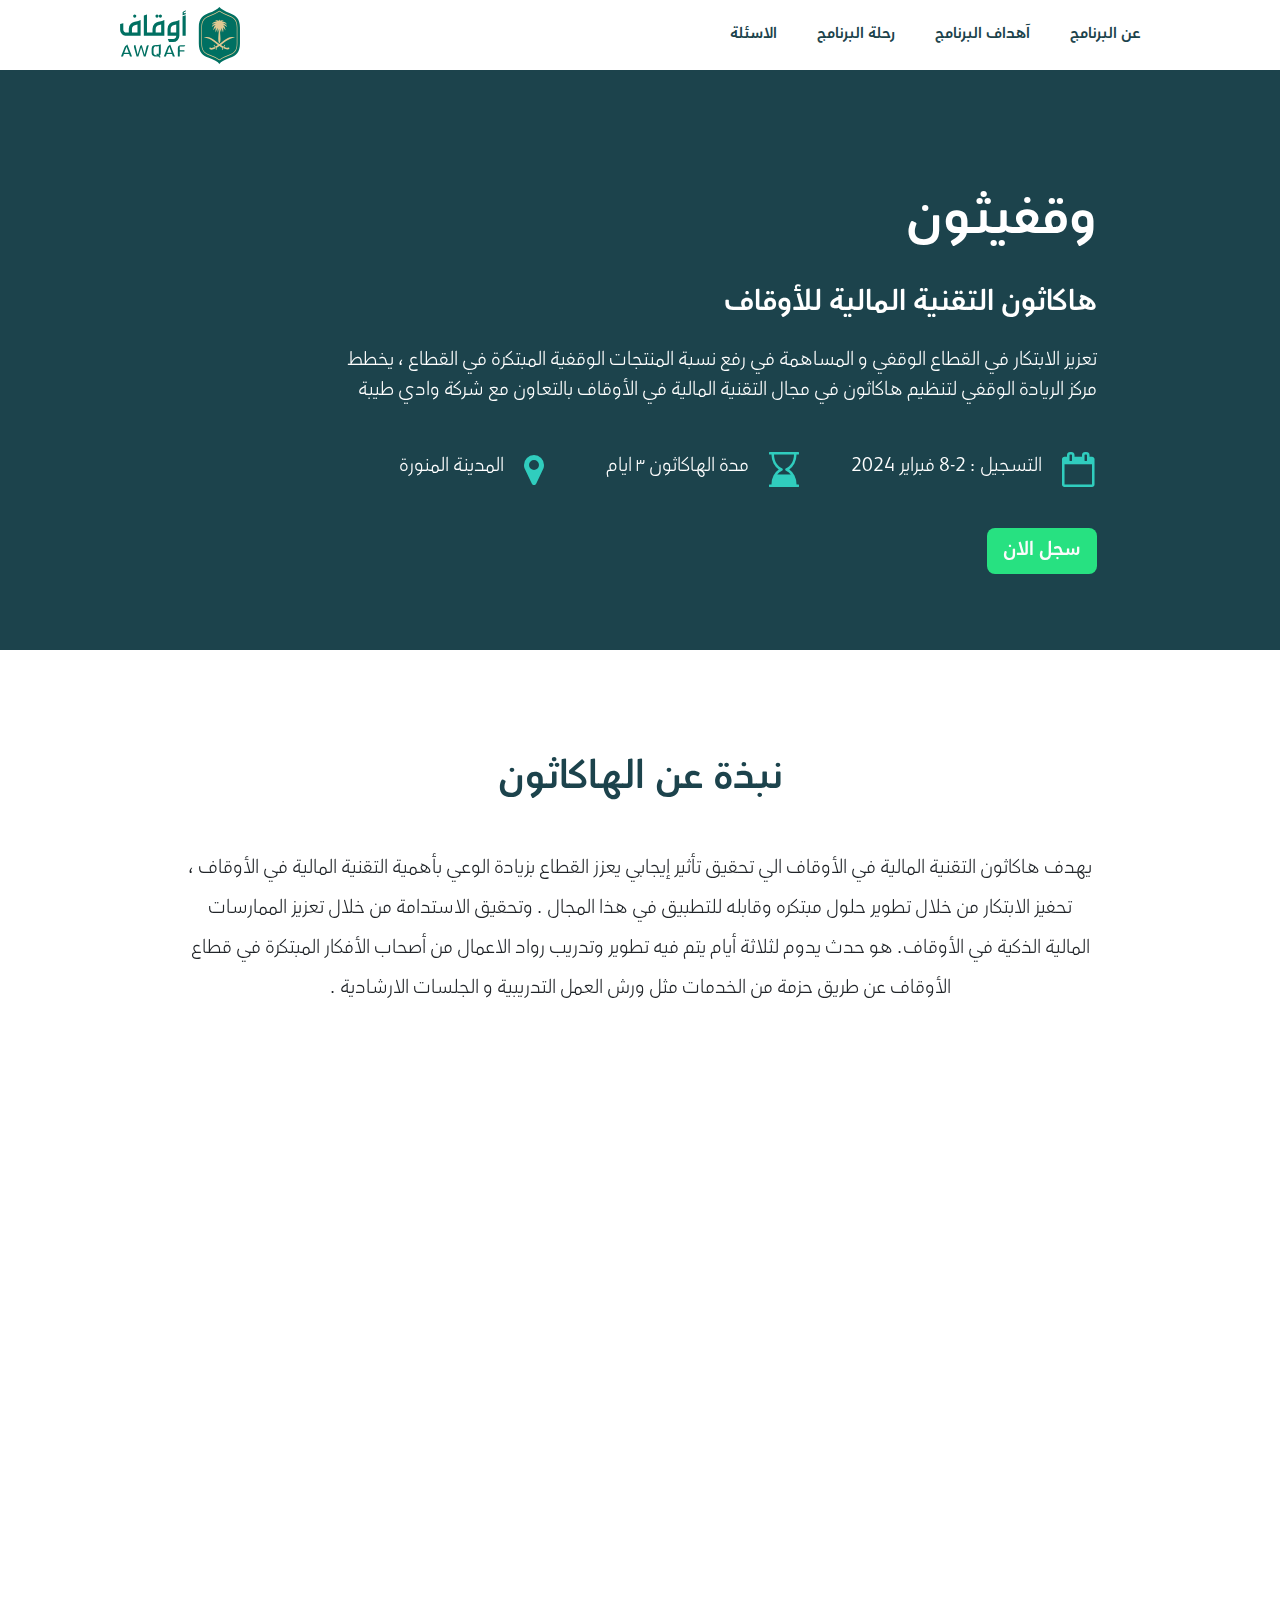
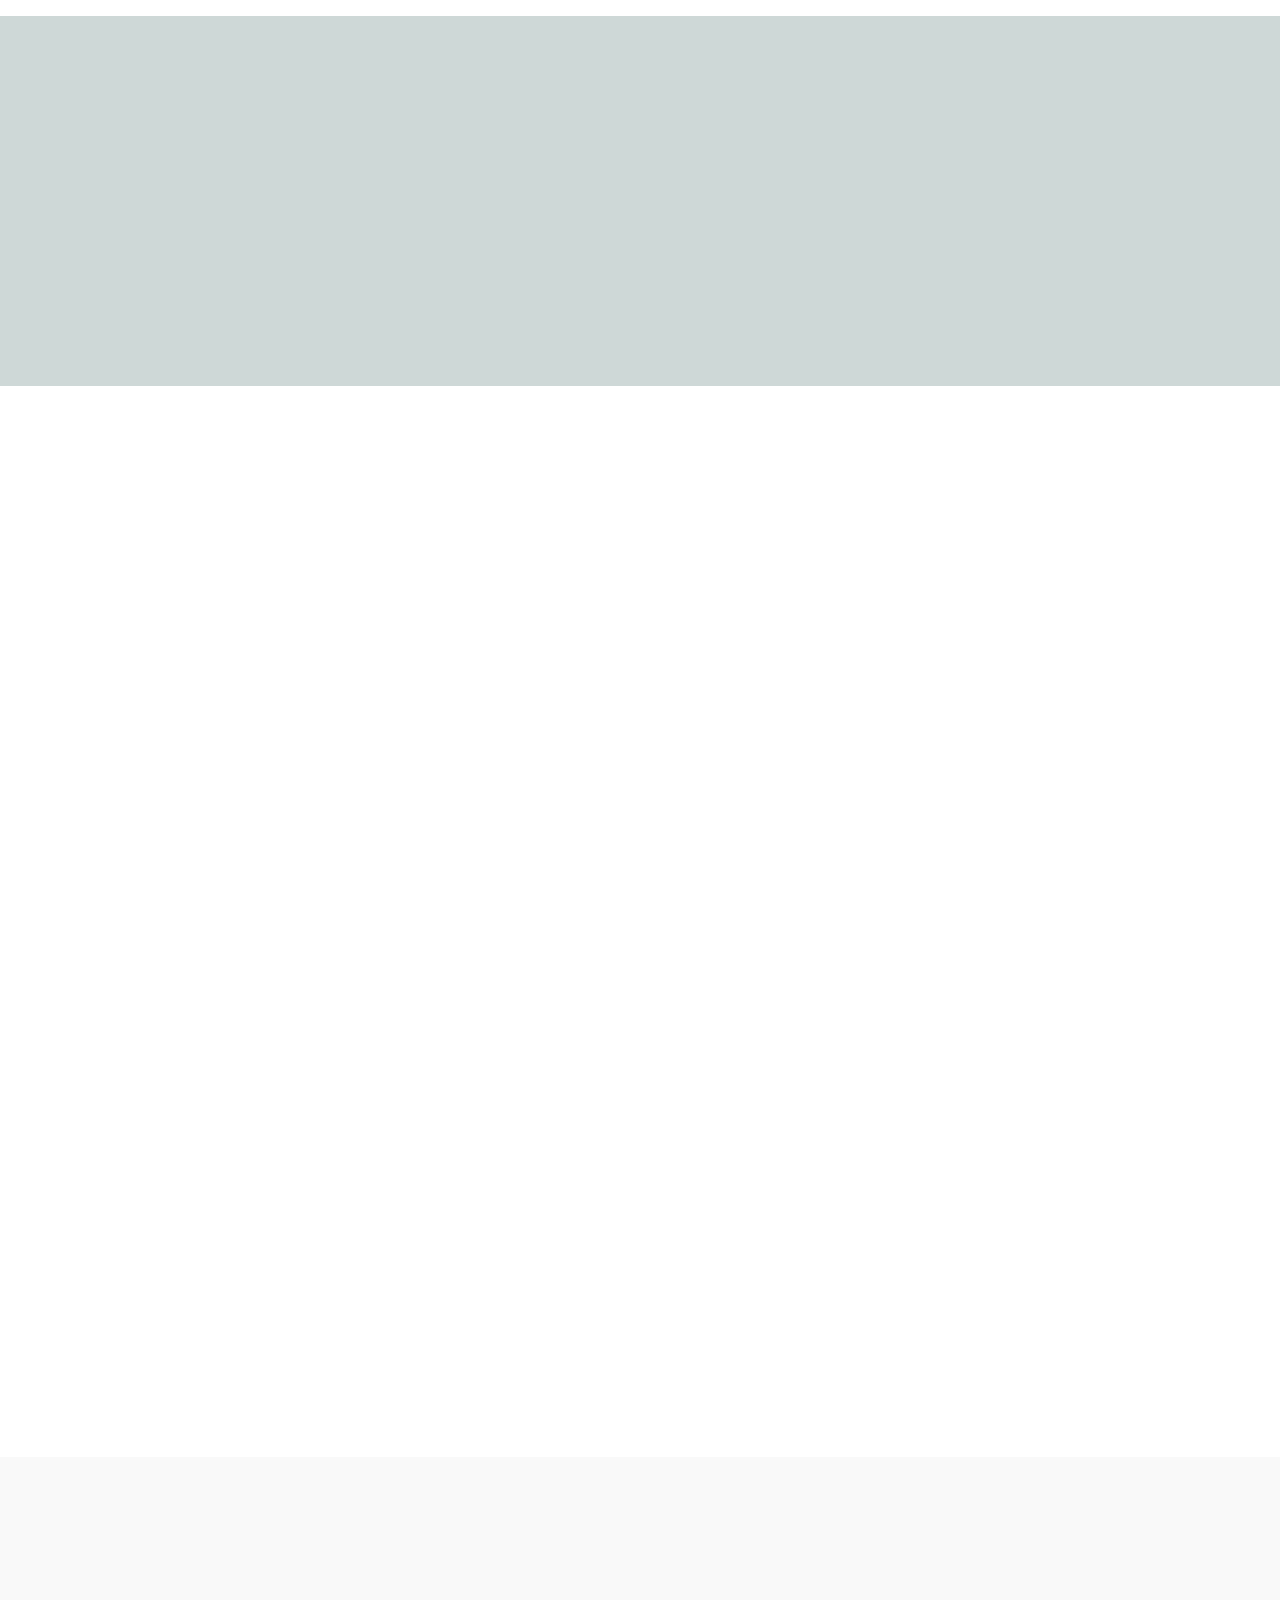
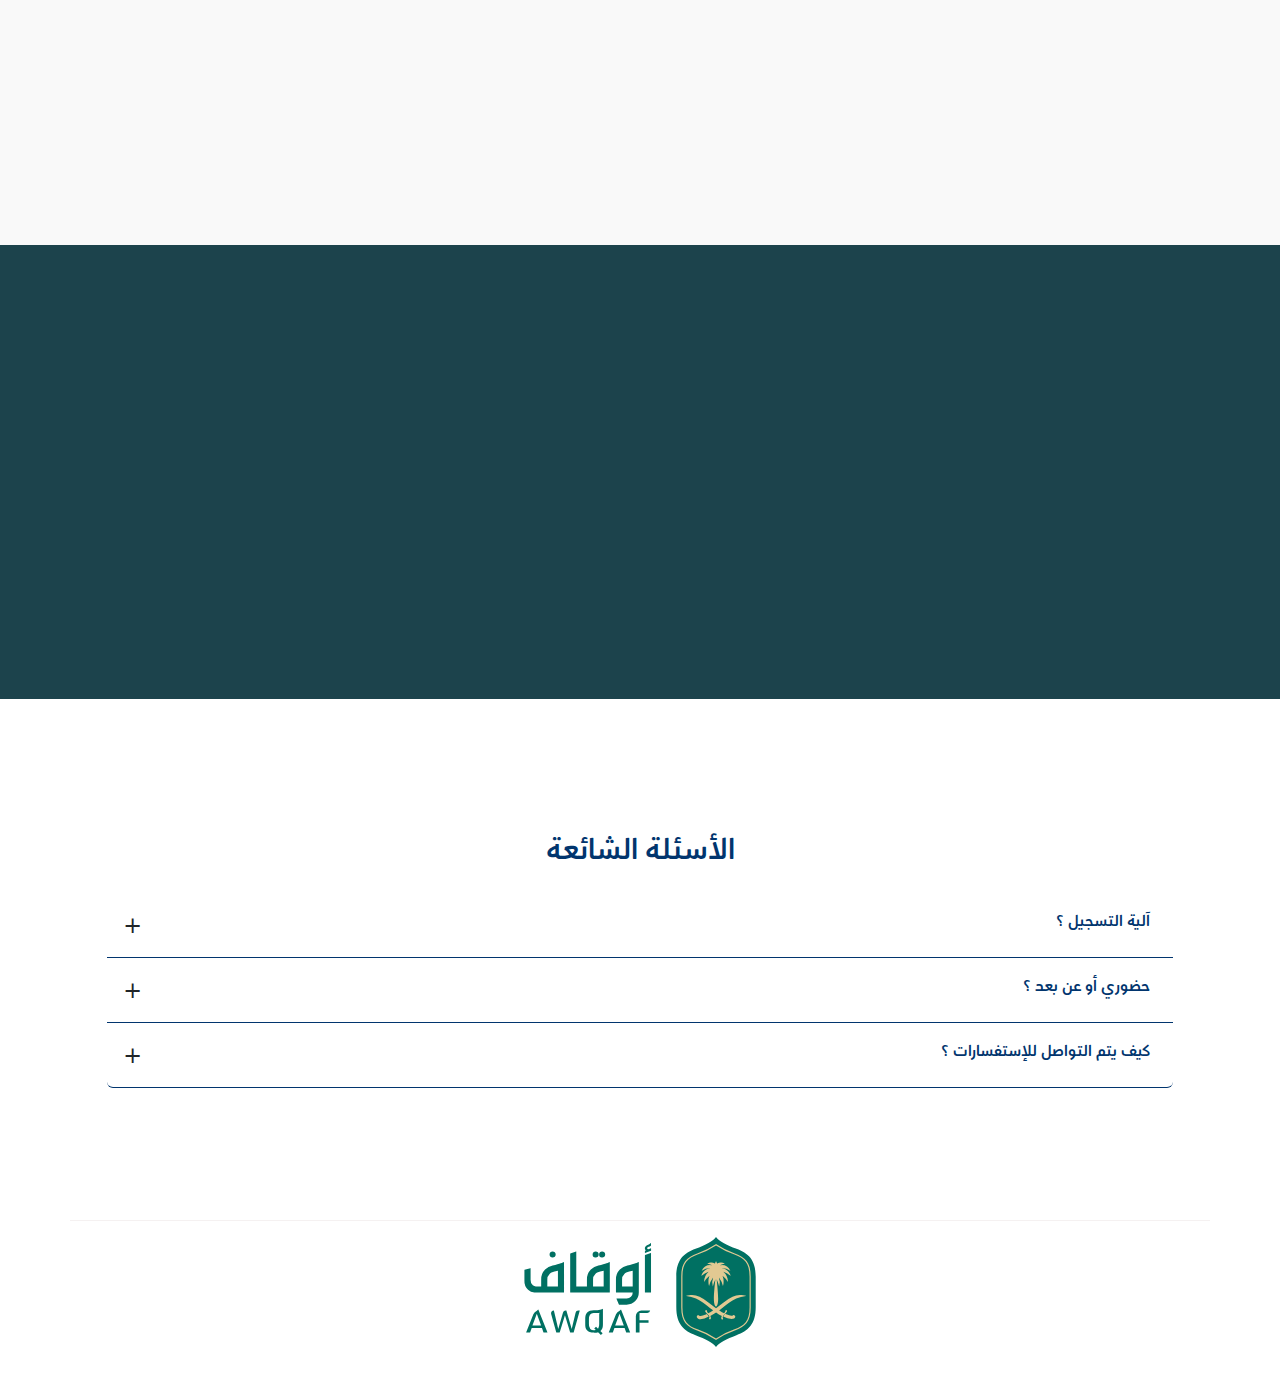
<file: index.html>
<!DOCTYPE html>
<html dir="rtl" lang="ar">
<head>
	<meta charset="UTF-8">
	<meta content="IE=edge" http-equiv="X-UA-Compatible">
	<meta content="width=device-width, initial-scale=1.0" name="viewport">
	<link href="https://cdnjs.cloudflare.com/ajax/libs/font-awesome/4.7.0/css/font-awesome.min.css" rel="stylesheet">
	<!--<link href="https://fonts.googleapis.com/css?family=Cairo&display=swap" rel="stylesheet">-->
	<!--<link href="https://fonts.googleapis.com/css?family=Tajawal&display=swap" rel="stylesheet">-->
	<link href="https://cdnjs.cloudflare.com/ajax/libs/font-awesome/4.7.0/css/font-awesome.min.css" rel="stylesheet">
	<link href="https://cdn.jsdelivr.net/npm/bootstrap@5.1.3/dist/css/bootstrap.min.css" rel="stylesheet">
	<link href="https://unpkg.com/aos@2.3.1/dist/aos.css" rel="stylesheet">
	<link href="style.css" rel="stylesheet" type="text/css">
	<title>وقفيثون</title>
	<link href="https://www.taibahvalley.com.sa/wp-content/uploads/2019/03/cropped-logo-Taibah-V-2-32x32.png" rel="icon" sizes="32x32">
	<link href="https://www.taibahvalley.com.sa/wp-content/uploads/2019/03/cropped-logo-Taibah-V-2-192x192.png" rel="icon" sizes="192x192">

</head>
<body>

	<nav class="disk" id="navbar">
		<div class="left-nav">
		  <a class="a" href="#about">عن البرنامج</a> 
		  <a class="a" href="#objectives">آهداف البرنامج </a> 
		  <a class="a" href="#j-program">رحلة البرنامج</a>
		  <a class="a" href="#Q">الاسئلة</a>
	
		</div>
		<div class="logo"><img alt=" logo" src="imges/logo.svg"></div>
	  </nav>
	
	
	
	  <!--- nav mobile  -->
	  <nav class="mobile">
		<div class="left">
		  <a href="#" id="menu"><span class="menucolor" id="menucolor"><i class="fa fa-bars fa-2x fa-border"></i></span></a>
		</div>
		<div class="mmenu" id="mmenu">
		  <ul>
			<li>
			 <a class="a" href="#">عن البرنامج</a> 
			</li>
			<li>
			 <a class="a" href="#home">آهداف البرنامج </a> 
			</li>
			<li>
			 <a class="a" href="#serves">رحلة البرنامج</a>
			</li>
			 <li>
			   <a class="a" href="#project">الاسئلة</a>
			</li>
			
		  </ul>
		</div>
		<div class="logo"><img alt="logo" src="imges/w2.png"></div>
	  </nav>
	<!-- Header section -->



	<div class="header-section" >

		
		<section class="pt-5 text-center bg-image">
			
			
				<div class="header-content" >
					
					<div class="d-flex"  data-aos="fade-up">
						<div class="text mast__header">
							<h1 class="mast__title js-words">وقفيثون</h1><br>
							<h2 class="mb-3 mast__text js-letters">هاكاثون التقنية المالية للأوقاف   	
							</h2>
							<h4 class="caep"></h4>
							<p class="mb-3 mast__text js-letters "> تعزيز الابتكار في القطاع الوقفي و المساهمة في رفع نسبة المنتجات الوقفية المبتكرة في القطاع ، يخطط مركز الريادة الوقفي لتنظيم هاكاثون في مجال التقنية المالية في الأوقاف بالتعاون مع شركة وادي طيبة </p>
							<div class="header-time">
								<div class="box1-time">
									<i aria-hidden="true" class="fa fa-calendar-o icons-1"></i>
									<p>  التسجيل :
										2-8 فبراير 2024 
									</p>
								</div>
								
								<div class="box2-time">
									<i class="fa fa-hourglass-end icons-1"></i>
									<p>   مدة الهاكاثون ٣ ايام 
									</p>
								</div>
								<div class="box2-time">
								<i class="fa fa-map-marker icons-1" aria-hidden="true"></i>
								<p>     المدينة المنورة  
								</p>
							</div>
								
								
							</div><a class="btn btn-outline-light btn-lg" href="formpage.html" role="button">  سجل الان</a>
							<h1 id="headline">  </h1>
		
						</div>
					</div>
				</div>
			
			
			<div class="header-logo-imges">
    
				
			   
			
				</div>
			
				
			
			<!--<div class="back-img">
				
					<img alt="logo" class="img-d" src="imges/back01.png">
					<img alt="logo" class="img-m" src="imges/ba22.png">
				
				</div>-->
				<!--<div class="line2-m">
					<img alt="logo" class="" src="imges/ba22.png">
						<img alt="logo" class="" src="imges/line-m.png"></div>-->
					<!--	<img alt="logo" class="" src="imges/ba22.png"></div>-->
					
			
				
			</section>
			
		</div>
		
			
			  	
		
	<!-- end Header section -->
	<!-- About section -->
	<div class="about-bk">
	<section class="About" id="about"  data-aos="fade-up">
			<div class=" About-div1">
				<h2 >  	نبذة عن الهاكاثون  </h2>
				<p class="About-title"> يهدف هاكاثون التقنية المالية في الأوقاف الي تحقيق تأثير إيجابي يعزز القطاع بزيادة الوعي بأهمية التقنية المالية في الأوقاف ، تحفيز الابتكار من خلال تطوير حلول مبتكره وقابله للتطبيق في هذا المجال .
					وتحقيق الاستدامة من خلال تعزيز الممارسات المالية الذكية في الأوقاف. 
					هو حدث يدوم لثلاثة أيام يتم فيه تطوير وتدريب رواد الاعمال من أصحاب الأفكار المبتكرة في قطاع الأوقاف عن طريق حزمة من الخدمات مثل ورش العمل التدريبية و الجلسات الارشادية .
					  </p>
			</div>
			
	
		<div class="About-div-title">
       <h2  data-aos="fade-up">
		آهداف الهاكاثون 
	   </h2>
	   <div class="About-div2"  data-aos="fade-up">
       <div class="About-box">
		<img src="imges/idea.png">
		   <p> 	مواكبة رؤية المملكة ٢٠٣٠ التي تهدف الى تطوير القطاع الثالث بالمملكة وتعزيز أدوارها التنموية </p>
	   </div>
	   <div class="About-box">
		<img src="imges/entrepreneur.png">
		   <p> 	نشر الوعي بثقافة الوقف لدى جيل الشباب وبيان آثره على الفرد و المتجمع </p>
	   </div>
	   <div class="About-box">
		<img src="imges/graduate.png">
		   <p> 		تحفيز الابتكار وتقديم الحلول النوعية لتطوير القطاع الوقفي من خلال توظيف التقنيات الحديثة.   </p>
	   </div>
	   <div class="About-box">
		<img src="imges/blood-donation.png">
		   <p>   	تعزيز استدامة الأوقاف من خلال حلول التقنيات المالية المبتكرة لرفع كفاءة الإدارة والتشغيل </p>
	   </div>
	   </div>

		</div>
	</section>
	</div><!-- end  About section -->
	<section  class="target-section" id="objectives">
	
		<div class="Condition-div"  data-aos="fade-up">
			<div class="Condition-div1"><h2>	 شروط التسجيل   </h2>
				<img src="imges/guideline1.png"></div>
			<div class="div-Conditions">
				<ui class="list">
					<li>  <i class="fa fa-check fw" aria-hidden="true"></i><span>	أن لا يقل عمر المشارك عن 18 سنة </span></li>
					<li> <i class="fa fa-check fw" aria-hidden="true"></i><span> 	أن تساهم الفكرة في إيجاد حلول مبتكرة</span></li>
					<li> <i class="fa fa-check fw" aria-hidden="true"></i><span>	أن تكون الفكرة في أحد مسارات الهاكاثون</span> </li>
					<li> <i class="fa fa-check fw" aria-hidden="true"></i> <span>    أن يتم تقديم الأفكار وفقا للمعايير المحددة </span> </li>
					<li> <i class="fa fa-check fw" aria-hidden="true"></i> <span>    أن يتم تقديم الفكرة بشكل فردي او ضمن فريق لا يتجاوز خمسة أعضاء</span> </li>
	
					</ui>
			</div>
		</div>
	</section>





	
	<!--  objectives section 
	<section class="msarat-section" id="masarat" >
		<h2  data-aos="fade-up"> المسارات </h2>
			<div class="msarat"  data-aos="fade-up">
				<div class="msarat-box">
					<img src="imges/maa1.png">
					<p>التعليم</p>
				
				</div>
				<div class="msarat-box">
					<img src="imges/maa2.png">
					<p>ضيوف الرحمن </p>
					
				</div>
				<div class="msarat-box">
					<img src="imges/maa3.png">
					<p>السقيا</p>
				</div>
				
				<div class="msarat-box">
					<img src="imges/maa5.png">
					<p>	الإسكان</p>
				</div>
				<div class="msarat-box">
					<img src="imges/maa6.png">
					<p>المساجد</p>
				</div>
				<div class="msarat-box">
					<img src="imges/maa4.png">
					<p>خدمات الفئات الأشد حاجة </p>
				</div>
			</div>
		
	</section> -->
	 <!-- timeline section -->
	 <section class="timline" id="j-program"  data-aos="fade-up">
        <div class="container">
        <div class="heading">
          <h2> الخط الزمني للهاكثون</h2>
        </div>
        
      <div class="history-tl-container">
        <ul class="tl">
          <li class="tl-item" ng-repeat="item in retailer_history" >
            <div class="timestamp">
				2023/02/06 <br> 2023/03/23 
            </div>
            <div class="item-title"> فتح باب التسجيل </div>
            <div class="item-detail"> شارك معنا بالتسجيل وتأكد من تعبئة نموذج التسجيل بشكل جيد ويعبر عن فكرتك بوضوح لتحصل على فرصة أكبر في القبول بالهاكثون </div>
     
       
     
          </li>
          <li class="tl-item" ng-repeat="item in retailer_history">
            <div class="timestamp">
				2023/04/30  <br> 2023/05/13
            </div>
            <div class="item-title"> برنامج صقل الأفكار </div>
            <div class="item-detail"> في هذا البرنامج ستقام ورش عمل في مختلف المجالات </div>
			<ul class="time-list">
				<li> مجال ريادة الأعمال ليتمكن المشاركين من فهم المجال الريادي الوقفي </li>
			  <li>المجال التقني : لبناء مشاريع ابتكارية تقنية رائدة </li>
			  <li>مجال القطاع الغير ربحي : للتعرف على القطاع بشكل أفضل واستكشاف الفرص المتاحة فيه </li>
			  </ul>
          </li>
          <li class="tl-item" ng-repeat="item in retailer_history">
            <div class="timestamp">
				2023/05/25  <br> 
            </div>
            <div class="item-title">  انطلاق الهاكاثون  </div>
            <div class="item-detail">ثلاث أيام من البناء والتطوير ستكون مقسمة بالطريقة التالية : </div>
			<ul class="time-list">
				<li>يومين تطوير وإرشاد   :<br/> ابدأ ببناء فكرتك وتحديد معالمها الأولية بمساعدة مرشدين محترفين بمختلف المجالات</li>
			<li>يوم تقديم العرض النهائي : 
                  <br/>
				اعرض فكرة مشروعك النهائي على لجنة من الخبراء بالمجال 
				</li>
			 
			  </ul>
          </li>
            <li class="tl-item" ng-repeat="item in retailer_history">
            <div class="timestamp">
				2023/06/01  <br> 
            </div>
            <div class="item-title">الحفل الختامي  
      </div>
            <div class="item-detail">سيكون الحفل في مدينة الرياض بحضور نخبة من قيادات ومؤسسي قطاع الأوقاف والعمل الغير ربحي في السعودية وستعلن اسماء الفائزين وتكريمهم</div>
          </li>
      
        </ul>
      </div>
      </div>
    </section>

      <!-- end timeline section -->

		<!-- bar section-->
		<div class="sectors-section " >
			<div class="confetti-piece"></div>
			<div class="confetti-piece"></div>
			<div class="confetti-piece"></div>
			<div class="confetti-piece"></div>
			<div class="confetti-piece"></div>
			<div class="confetti-piece"></div>
			<div class="confetti-piece"></div>
			<div class="confetti-piece"></div>
			<div class="confetti-piece"></div>
			<div class="confetti-piece"></div>
			<div class="confetti-piece"></div>
			<div class="confetti-piece"></div>
			 <div class="confetti-piece"></div>
			 <div class="confetti-piece"></div>
			 <div class="confetti-piece"></div>
			 <div class="confetti-piece"></div>
			 <div class="confetti-piece"></div>
			 <div class="confetti-piece"></div>
			 <div class="confetti-piece"></div>
			 <div class="confetti-piece"></div>
			 <div class="confetti-piece"></div>
			 <div class="confetti-piece"></div>
			 <div class="confetti-piece"></div>
			 <div class="confetti-piece"></div>
			 
			<h2 data-aos="fade-up">  الجوائز</h2>
			
			<div class="container con-1">
				<h3></h3>
				<div class="con-2" data-aos="fade-up">
					
					
					<div class="col-lg-2 col-md-4 col-sm-4 col-4 p-bottom">
						<div class="confetti-piece"></div>
 
						<div class="bar-box">
							<img src="imges/trophy.png">
							<p>المركز الأول <br/>  100 ألف ريال </p>
						</div>
					</div>
					<div class="col-lg-2 col-md-4 col-sm-4 col-4 p-bottom">
						<div class="bar-box">
							<img src="imges/trophy.png">
							<p>المركز الثاني <br/> 50 ألف ريال </p>
						</div>
					</div>
					<div class="col-lg-2 col-md-4 col-sm-4 col-4 p-bottom">
						<div class="bar-box">
							<img src="imges/trophy.png">
							<p>المركز الثالث  <br/>  25 ألف ريال</p>
						</div>
					</div>
				</div>
			</div>
		</div><!-- end bar section-->
	
		
<div class="bk-im">
		<section class="objectives-section three" >
			<div class="container numss1">
				<div class="row">
					<h2 class="section-heading" data-aos="fade-up"> الهاكثون في أرقام   </h2>
				</div>
				<div class="row boxs">
					<div class="col-xs-6 column" data-aos="fade-up">
						<div class="card">
							<div class="icon-img">
								<span class=" number-count numm1" data-goal="12">0</span>
								<img src="imges/time.png">
							</div>
							<div class="line"></div>
<p class="objectives-section-p">ساعات التدريب <br/>   </p>						</div>
					</div>
					<div class="col-xs-6 column" data-aos="fade-up">
						<div class="card">
							<div class="icon-img"> 
								<span class=" number-count numm1" data-goal="16">0</span>
								<img src="imges/mentoring.png">
							</div>
							<div class="line"></div>
							<p class="objectives-section-p">ساعات الارشاد <br/>   </p>
						</div>
					</div>
					<div class="col-xs-6 column" data-aos="fade-up">
						<div class="card">
							<div class="icon-img">
								<span class=" number-count numm1" data-goal="15">0</span>
								<img src="imges/politician1.png"></div>
							<div class="line"></div>
						<p class="objectives-section-p">المختصين والخبراء     </p>
						</div>
					</div>
				
					
				</div>
			
			</div>
		</section>
	</div>

     <!-- FAQ  section -->
	<section class="faq" id="Q">
		<h2>الأسئلة الشائعة</h2>
		<div class="accordion">
			<div class="accordion-item">
				<div class="accordion-item-header">
					<p> آلية التسجيل ؟ </p>
				</div>
				<div class="accordion-item-body">
					<div class="accordion-item-body-content">
						<p>من خلال الموقع وستصلك رسالة في حال تم القبول</p>
					</div>
				</div>
			</div>
			<div class="accordion-item">
				<div class="accordion-item-header">
					<p> حضوري أو عن بعد ؟ </p>
				</div>
				<div class="accordion-item-body">
					<div class="accordion-item-body-content">
						<p>  ستكون جميع فعاليات الهاكاثون عن بعد إلا الحفل الختامي وتكريم الفائزين سيكون في مدينة الرياض   </p>
					</div>
				</div>
			</div>
			<div class="accordion-item">
				<div class="accordion-item-header">
					<p> 	كيف يتم التواصل للإستفسارات ؟  </p>
				</div>
				<div class="accordion-item-body">
					<div class="accordion-item-body-content">
					<p> من خلال الإيميل الخاص بالهاكثون </p>
					</div>
				</div>
			</div>
			
		</div>
	</section><!-- FAQ  section -->
		

	<footer class="container-fluid pt-1">
		<div class="container bottom_border pt-1">
			<div class="footer-img">
			
				<span><img alt="logo" height="55" src="imges/logo.svg"></span> 
			</div>
		</div>
		
		</footer>




	<script src="https://ajax.googleapis.com/ajax/libs/jquery/3.2.1/jquery.min.js">
	</script> 
	<script src="https://cdn.jsdelivr.net/npm/@popperjs/core@2.10.2/dist/umd/popper.min.js">
	</script> 
	<script src="https://cdn.jsdelivr.net/npm/bootstrap@5.1.3/dist/js/bootstrap.min.js">
	</script> 
	<script src="https://unpkg.com/aos@2.3.1/dist/aos.js">
	</script> 
	<script src="main.js">
	</script> 
	<script>
	 AOS.init();

	</script>
</body>
</html>
</file>
<file: style.css>
:root {
	--first-color: #4070f4;
	--second-color: #0e2431;
	--second-color: #00aeef;
	--gardient-color: linear-gradient(to right, #5001fb, #8e0af3);
}
@import url(//db.onlinewebfonts.com/c/58ff7449c6481f21047ea79d6ce41264?family=FS+Albert+Arabic+Web);
@font-face {
	font-family: "FS Albert light";
	font-style: normal;
	font-display: swap;
	src: url('fonts/FSAlbertArabic-Light.otf')format("truetype");
	;
}
@font-face {
	font-family: "FS Albert Regular";
	font-style: normal;
	font-display: swap;
	src: url('fonts/FSAlbertArabic-Regular.otf')format("truetype");
	;
}
@font-face {
	font-family: "FS Albert Bold";
	font-style: normal;
	font-display: swap;
	src: url('fonts/FSAlbertArabic-Bold.otf')format("truetype");
	;
}
h1, h4 {
	font-family: "FS Albert Bold";
}
h1{
	font-size: 55px;

}
h2 {
	color: #ffffff;
	font-size: 30px;
	margin-bottom: 25px;
	text-align: center;
	font-family: 'FS Albert Bold';
}
p, li {
	font-family: 'FS Albert light';
}  

nav {
  display: flex;
  justify-content: space-between;
  height: 40px;
  position: fixed;
  z-index: 10;
  width: 100%;
  height: 70px;
  background-color: white;

}
nav .logo {
  margin-right: -100px;
}
.logo img {
  width: 120px;

}
nav .logo {
  display: flex;
  align-items: center;
  display: flex;
  align-items: center;
  margin-left:120px;
  
}
.left-nav {
  display: flex;
  align-items: center;
  display: flex;
  align-items: center;
  margin-right: 120px;
}

.left-nav a {
  text-decoration: none;
  padding: 20px;
  color: #1c434c;
  font-family: 'FS Albert Bold';
}
.left-nav a:hover {
  color: #30cdbe;
}
.mobile {
  display: flex;
  justify-content: space-between;
  align-items: center;
  z-index: 10;
}
nav .right {
  display: flex;
  align-items: center;
  margin-right: 10px;
}
nav .left {
  margin-right: 5px;
}
.mmenu {
  display: none;
  width: 100%;
  position: absolute;
  top: 59px;
}
.mmenu ul {
  list-style-type: none;
  margin: 0;
  padding: 0;
  background-color: #fff;
  padding-top: 30px;
  padding-bottom: 10px;
  text-align: center;
}
li a {
  display: block;
  color: #00aeef;
  padding: 12px 16px;
  text-decoration: none;
  border-radius: 15px;
}
li a:hover {
  color: #00aeef;
  border-radius: 15px;
}
.mobile .fa-bars {
  color: #00aeef;
  border: 2px solid #00000000;
  padding: 3px 5px;
  border-radius: 4px;
  font-size: 23px;
  margin: 15px
}
.mobile {
  display: none;
}
.scroll {
  background-color: #fff;
  text-decoration: none;
}
nav .scroll-left-nav a {
  text-decoration: none;
  padding: 20px;
  color: #01365e;
}

@media (max-width: 585px){
  .mobile {
	display: flex;
  }
 .disk{
  display: none;
 }
 nav{
 background: #fff;
 }
 nav .logo{
  margin-left: 10px;
 }
 .logo img{
  width: 70px;
  margin-left: 15px

 }
}
 


.bg-image {
	height: 650px;
	;
	background-repeat: no-repeat;
	background-size: cover;
}
.header-section {
	
	/*background-image: url("imges/bakgroundgreen.jpg");*/
	background: #1c434c;
}
.line-mobile {
	display: none;
}
.bg-image:before {
	z-index: -1;
	content: '';
	position: absolute;
	width: 100%;
	height: 100%;
	top: 0;
	left: 0;
	border-radius: 0 0 0 0;
}
.header-content {
	margin-top: 140px;
}
.header-content p{
	text-align: right;
    font-size: 20px;

}
.icons-1 {
	color: #30cdbe;
	font-size: 35px;
	/* width:20%;
  */
	padding: 0 2px 0 20px;
}
.text {
	color:rgb(255, 255, 255);
	display: flex;
	flex-direction: column;
	align-items: flex-start;
	width: 75%;
	padding-right: 135px;
}
.header-time {
	display: flex;
}
.box1-time {
	display: flex;
	margin-top: 30px;
	margin-left: 20px;
}
.box2-time {
	display: flex;
	margin: 30px;
}
.vline {
	border-left: 6px solid #00aeef;
	width: 10px;
	height: 40px;
	position: absolute;
	top: 170px;
	right: 120px;
}
.header-logo-imges {
	display: flex;
	flex-direction: row;
	align-items: center;
	align-content: center;
	/* justify-content:flex-end;
  */
	/* justify-items:center;
  */
	justify-self: flex-end;
	/* margin-bottom:1px;
  */
	top: 590px;
	/* position:relative;
  */
	left: 90px;
	position: absolute;
	/* z-index:2;
  */
	z-index: 6;
}
.header-logo-imges img {
	width: 250px;
}
.slogan {
	color: white;
	font-family: 'FS Albert light';
}
.line1 {
	width: 240px;
	height: 1px;
	background-color: #fbfafa;
	margin: 14px 0 20px;
	border: 0;
	/* text-align:left;
  */
	position: absolute;
	right: 1101px;
	top: 660px;
}
.header-logo-imges span {
	padding: 3px;
}
.align {
	margin-right: 35px;
}
.text a, .text-center a {
	background:#27e181;
	border: 0;
	color: #fbfbfb;
}
.header-line .header-lines {
	position: absolute;
	top: 0;
	left: 0;
	height: 100%;
}
.box3-time {
	display: flex;
	margin: 30px;
}

@media (max-width:585px) {
	.line-web {
		display: none;
	}
	.line-mobile {
		display: block;
		position: absolute;
		top: 30px;
		left: 0;
		width: 100%;
	}
	.text {
		padding-right: 5px;
		width: 100%;
		justify-content: center;
		align-items: center;
	}
	
	.line1 {
		width: 0;
	}
	/*.header-line .header-lines {
    left:1px;
    height:107vh;
    width:180px;
  }
  */
	.box3-time {
		margin-right: 110px;
	}
	
	.box1-time {
		display: flex;
		
	}
	.box2-time {
		display: flex;
	
	
	}
	.header-logo-imges {
		top: 700px;
		
	}
	.header-logo-imges img {
		width: 90px;
	}
	.bg-image {
		height: 650px;
	}
	.caep{
margin-right: 45px;
	}
}
/* timeline  */

.history-tl-container {
	font-family: "Roboto", sans-serif;
	width: 60%;
	margin: auto;
	display: block;
	position: relative;
}
.history-tl-container ul.tl {
	margin: 20px 0;
	padding: 0;
	display: inline-block;
}
.history-tl-container ul.tl .tl-item {
	list-style: none;
	margin: auto;
	margin-left: 90px;
	min-height: 50px;
	/* background:rgba(255,255,0,0.1);
  */
	border-right: 1px dashed #707476;
	padding: 0 50px 50px 0;
	position: relative;
}
.timline {
	margin-top: 160px;
}
.timline .item-detail {
	margin-top: 18px;
	font-size: 18px;
	color: #212529;
}
ul.tl li .timestamp {
	color: #8D8D8D;
	position: absolute;
	width: 100px;
	right: -15%;
	text-align: right;
	font-size: 12px;
}
.item-title {
	font-size: 25px;
	font-family: 'FS Albert Bold';
	color: #1c434c;
	padding-right: 4px;
}
.time-list li {
	list-style: square;
	color: #212529;
	font-size: 14px;
}
.time-list li::marker {
	display: flex;
	color: #f0904f;
	width: 12px;
	height: 12px;
	font-size: 14px;
}
.history-tl-container ul.tl li:last-child {
	border-left: 0;
}
.history-tl-container ul.tl li::before {
	position: absolute;
	right: -16px;
	top: -5px;
	content: " ";
	border: 8px solid rgba(255, 255, 255, 0.74);
	border-radius: 500%;
	background: #30cdbe;
	height: 30px;
	width: 30px;
	transition: all 500ms ease-in-out;
	background-color: #30cdbe;
}
/*.history-tl-container ul.tl li:first-child:before {
	animation: pulse-ring 1.5s cubic-bezier(.215, 0.61, 0.355, 1) infinite;
}*/
@keyframes pulse-ring {
	0% {
		transform: scale(1);
	}
	80%, 100% {
		opacity: 0;
	}
}
@keyframes pulse-dot {
	0% {
		transform: scale(.5);
	}
	50% {
		transform: scale(5);
	}
	100% {
		transform: scale(.9);
	}
}
.history-tl-container ul.tl li:hover::before {
	border-color: #30cdbe;
	transition: all 1000ms ease-in-out;
}
@media (max-width:585px) {
	.history-tl-container ul.tl li {
		margin-left: 0;
		font-size: 14px;
	}
	ul.tl li .timestamp {
		right: -29%;
	}
	.history-tl-container ul.tl .tl-item {
		padding: 0 20px 50px 8px;
		margin-left: 0;
	}
	ul .time-list {
		padding: 10px 20px 0 0;
	}
	.history-tl-container {
		width: 79%;
		margin: 0;
		margin-left: 0;
		margin-right: auto;
	}
	.time-list ul {
		padding-left: 0.5rem;
	}
}
/* ---- end timeline ----  */

/* ---- servess section ----  */

.row {
	display: flex;
	flex-wrap: wrap;
}
.column {
	width: 100%;
	padding: 0 1em 1em 1em;
	text-align: center;
}
.card {
	width: 100%;
	height: 100%;
	padding: 2em 1.5em;
	background-size: 100% 200%;
	background-position: 0 2.5%;
	border-radius: 5px;
	border: 1px;
	text-align: justify;
	cursor: pointer;
	transition: 0.5s;
	background-color: #1c434c;
}
h3 {
	font-size: 20px;
	font-weight: 600;
	color: #1f194c;
	margin: 1em 0;
}
.objectives-section-p {
	color: #ffffff;
	font-size: 15px;
	line-height: 1.6;
	letter-spacing: 0.03em;
	padding-top: 22px;
}
.icon-img img {
	width: 55px;
}
.icon-wrapper {
	background-color: linear-gradient(-48deg, #01365e 0%, #011433 33%, #491837 55%, #0c1330 100%);
	position: relative;
	margin: auto;
	font-size: 30px;
	height: 2.5em;
	width: 2.5em;
	color: #ffffff;
	border-radius: 50%;
	display: grid;
	place-items: center;
	transition: 0.5s;
}


.line {
	width: 125px;
    height: 3px;
    background-color: #f0904f;
    /* margin: 14px 0 20px; */
    border: 0;
    text-align: left;
}
@media screen and (min-width:768px) {
	section {
		padding: 0 2em;
	}
	.column {
		flex: 0 50%;
		/* max-width:50%;
    */
		;
	}
	.objectives-section {
		margin: 0 80px 0;
	}
	.objectives-section.boxs {
		padding: 0;
	}
}
@media screen and (min-width:992px) {
	section {
		padding: 1em 3em;
	}
	.column {
		flex: 0 0 33.33%;
		max-width: 33.33%;
	}
}
/*  ----  servess section ----  */

.outcome {
	margin-top: 120px;
	margin-bottom: 90px;
}
@media (max-width:585px) {
	.list li {
		font-size: 11px;
	}
	.list li span {
		font-size: 14px;
	}
}
/*  ----  faq section ----  */

.faq {
	margin-top: 120px;
	margin-bottom: 90px;
}
.accordion {
	width: 90%;
	/*max-width:1000px;
  */
	margin: 1.4rem auto;
}
.accordion-item {
	background-color: #fff;
	border: 0;
	border-bottom: 1px solid #01356e;
}
.accordion-item-header p {
	font-family: "FS Albert Bold";
	font-size: 16px;
	color: #01356e;
	padding-top: 12px;
}
.accordion-item-header {
	padding: 0.5rem 1.4rem 0.5rem 1rem;
	min-height: 3.5rem;
	line-height: 1.25rem;
	display: flex;
	align-items: center;
	position: relative;
	cursor: pointer;
}
.accordion-item-header::after {
	content: "\002B";
	font-size: 1.4rem;
	position: absolute;
	left: 1rem;
}
.accordion-item-header.active::after {
	content: "\2212";
}
.accordion-item-body {
	max-height: 0;
	overflow: hidden;
	transition: max-height 0.2s ease-out;
}
.accordion-item-body-content {
	padding: 1rem;
	line-height: 1.5rem;
	border-top: 1px solid;
	border-image: linear-gradient(to right, transparent, #34495e, transparent) 1;
}
.accordion-item-header:hover {
	background-color: #f1f2f3;
}
.accordion-item-header:hover p {
	color: #6c757d;
}
@media(max-width:767px) {
	html {
		font-size: 14px;
	}
}
/*  ---- end faq section ----  */

.objectives-section .item {
	margin-bottom: 23px;
}
.objectives-section .item p {
	padding: 10px 35px;
}
.icons img {
	max-width: 80px;
	height: 84px;
	margin: 20px;
}

.About-title {
	line-height: 2;
	text-align: justify;
	text-align: center;
	font-size: 20px;
}
.About-img {
	width: 100%;
}
.About-img img {
	width: 100%;
}
.About-div1{

	padding: 0 90px 0 90px;
}
@media (max-width:585px) {
	.About .col-md-6 {
		padding: 0;
	}
	.About-img video {
		width: 290px;

	}

}
.list {
	list-style: none;
}
.list li {
	margin-bottom: 6px;
	color: #444;
}
.list li i {
	color:#30cdbe;
	padding: 4px 4px 4px 10px;
	border-radius: 50%;
}
.list-p {
	padding-right: 34px;
}
.outcom-img {
	width: 100%;
	display: flex;
	justify-content: center;
	align-content: center;
	align-items: center;
}
.outcom-img img {
	width: 20%;
}
.obj-box {
	border: 1px solid #e8e8e8;
	height: 260px;
}
.list li p {
	font-size: 16px;
	color: #01365e;
	padding-top: 12px;
}
span {
	/*font-family:"FS Albert Bold";
  */
	font-size: 20px;
	color: #01365e;
	padding-top: 12px;
}
footer {
	width: 100%;
	min-height: 150px;
	padding: 10px 0 25px 0;
}
footer p {
	font-size: 13px;
	color: #CCC;
	padding-bottom: 0;
	margin-bottom: 8px;
}
.bottom_border {
	border-top: 1px solid #f5f1f1;
    padding-bottom: 20px;
}
.social_footer_ul {
	display: flex;
	margin: 15px auto 0 auto;
	list-style-type: none;
	align-items: center;
	justify-content: center;
}
.social_footer_ul li {
	padding-left: 20px;
	padding-top: 10px;
	float: left;
}
.social_footer_ul li a {
	color: #CCC;
	padding: 2px;
	border-radius: 50%;
}
.social_footer_ul li i {
	width: 30px;
	height: 40px;
	text-align: center;
	font-size: 22px;
}
footer .container ul {
	padding-left: 0;
}
.social_footer_ul li a:hover {
	color: #00aeef;
}
#thumbs {
	margin: 0 auto;
	align-items: center;
	align-content: center;
	margin: 30px 0 0 0;
	text-align: center;
}
.footer-img {
	display: flex;
	justify-content: center;
	/* justify-items:center;
  */
	align-items: center;
}
.footer-img img {
	width: 290px;
    margin: 0 9px;
    height: 110px;
}
@media (max-width:585px) {
	.footer-img img {
		width: 290px;
    margin: 0 9px;
    height: 110px;
	}
	.social_footer_ul li {
		padding-left: 0;
	}
}
#weblink {
	border-style: none;
}
.q-container {
	background-color: #e8e8e8;
}
.logo-size {
	position: relative;
	width: 50px;
}
.price-container {
	width: 95vw;
	position: relative;
	left: 1.5vw;
	top: 25vh;
	overflow: hidden;
}
.p-box {
	display: sticky;
	position: relative;
	width: auto;
	height: 15rem;
	display: flex;
	justify-content: center;
	align-items: center;
	flex-direction: row;
	gap: 20rem;
	animation: scrolling 30s linear infinite;
}
@keyframes scrolling {
	from {
		-moz-transform: translateX(-100%);
		-webkit-transform: translateX(-100%);
		transform: translateX(-100%);
	}
	to {
		-moz-transform: translateX(120%);
		-webkit-transform: translateX(120%);
		transform: translateX(120%);
	}
}
.price-styling {
	color: rgb(255, 255, 255);
	font-size: 2rem;
	z-index: 2;
	font-family: "Montserrat";
}
.box-styling {
	justify-content: center;
	align-items: center;
	flex-direction: row;
	gap: 1rem;
}
.inner-box-styling {
	justify-content: center;
	align-items: center;
	flex-direction: column;
	gap: 0rem;
}
.inner-box-styling img {
	width: 90%;
}
.bar-box img {
	width: 50px;
	margin-bottom: 14px;
}
.con-1 {
	text-align: center;
	align-items: center;
	align-content: center;
	display: flex;
	justify-content: center;
	margin-top: 60px;
}
.con-2 {
	width: 88%;
	text-align: center;
	align-items: center;
	align-content: center;
	flex-direction: unset;
	flex-flow: fit-content;
	flex-shrink: unset;
	margin: 0;
	display: flex;
	justify-content: center;
}
.bar-box {
	margin: 20px 20px 30px 20px;
}
.sectors-section {
	background-color: #f9f9f9;
	position: relative;
}
.text-center {
	font-family: 'FS Albert Bold';
	color: #01365e;
	padding-top: 40px;
}
.jon {
	background: #e9ebeb;
	/* margin:120px;
  */
	height: 120px;
}

.sectors-section h2 {
	padding-top: 70px;
}
.p-bottom, .p-bottom1 {
	padding-bottom: 60px;
}
@media (max-width:585px) {
	.bar-box {
		margin: 15px 0 15px;
	}
	.p-bottom1 {
		padding-bottom: 0;
	}
	.bar-box img {
		width: 40%;
	}
  .ontainer h4{
    font-size: 17px;
  
  }
  .align{
    margin-right: 15px;
  }

}
@keyframes letter-glow {
	0% {
		opacity: 0;
		text-shadow: 0 0 1px rgba(255, 255, 255, 0.1);
	}
	66% {
		opacity: 1;
		text-shadow: 0 0 20px rgba(255, 255, 255, 0.9);
	}
	77% {
		opacity: 1;
	}
	100% {
		opacity: 0.7;
		text-shadow: 0 0 20px rgba(255, 255, 255, 0.0);
	}
}
.social_footer_ul li p {
	color: #CCC;
	/* border:1px solid #CCC;
  */
	padding: 2px;
	/* border-radius:50%;
  */
	font-size: 16px;
}







   .counter-list {
	display: inline-block;
    /* font-size: 1.5em; */
    list-style-type: none;
    padding: 1em;
   
    color: white;
    font-family: 'FS Albert light';
}


  
  
  .counter {
	display: block;
    /* font-size: 4.5rem; */
    color: white;
	font-size: 20px;
    font-family: 'FS Albert Bold';
}


  
  .emoji {
	display: none;
	padding: 1rem;
  }
  
  .emoji span {
	font-size: 4rem;
	padding: 0 .5rem;
  }
  .ul-countdown{
	display: flex;
    align-items: center;
    /* align-items: end; */
    margin-right: 83px;
 
  }
  @media all and (max-width: 768px) {

	
	 .counter-list{
	  font-size: calc(1.125rem * var(--smaller));
	}
	
   .counter {
	  font-size: calc(3.375rem * var(--smaller));
	}
  }
  
  
  @media (max-width:585px) {
	.ul-countdown{
		margin-right: 60px;
	}
  }
  
  
  
 .btn btn-outline-light btn-lg::before{
	content: "→";
    display: inline-block;
    font-size: 1.625rem;
    margin-left: auto;
  }





  #ac-wrapper {
    position: fixed;
    top: 0;
    left: 0;
    width: 100%;
    height: 100%;
    background: rgba(255,255,255,.6);
    z-index: 1001;
}

#popup {
    width: 555px;
    height: 375px;
    background: #FFFFFF;
    border: 5px solid #000;
    border-radius: 25px;
    -moz-border-radius: 25px;
    -webkit-border-radius: 25px;
    box-shadow: #64686e 0px 0px 3px 3px;
    -moz-box-shadow: #64686e 0px 0px 3px 3px;
    -webkit-box-shadow: #64686e 0px 0px 3px 3px;
    position: relative;
    top: 150px; left: 375px;
}
.blog-header__square{
	top: -490px;
    right: -40px;
    width: 600px;
    height: 600px;
}
.blog-header__circle{
	top: 95px;
    right: -30px;
    width: 350px;
    height: 350px;
    border-radius: 175px;
}
#circler {
	width: 100px;
	height: 100px;
	background: red;
	border-radius: 50%;
	position:absolute
  }

  







 


.confetti {
	display: flex;
	justify-content: center;
	align-items: center;
	position: relative;
	width: 100%;
	height: 200px;
	overflow: hidden;
}
.confetti-piece {
	position: absolute;
	width: 8px;
	height: 16px;
	background: #ffd300;
	top: 0;
	opacity: 0;
}
.confetti-piece:nth-child(1) {
	left: 8%;
	transform: rotate(264222437553deg);
	animation: makeItRain 1000ms infinite ease-out;
	animation-delay: 499569742140ms;
	animation-duration: 540582641467ms;
}
.confetti-piece:nth-child(2) {
	left: 16%;
	transform: rotate(245981576278deg);
	animation: makeItRain 1000ms infinite ease-out;
	animation-delay: 581969070963ms;
	animation-duration: 949461891715ms;
}
.confetti-piece:nth-child(3) {
	left: 24%;
	transform: rotate(199896651308deg);
	animation: makeItRain 1000ms infinite ease-out;
	animation-delay: 350698377890ms;
	animation-duration: 1044493866295ms;
}
.confetti-piece:nth-child(4) {
	left: 32%;
	transform: rotate(253053637162deg);
	animation: makeItRain 1000ms infinite ease-out;
	animation-delay: 350116232452ms;
	animation-duration: 4853384092ms;
}
.confetti-piece:nth-child(5) {
	left: 40%;
	transform: rotate(187610030654deg);
	animation: makeItRain 1000ms infinite ease-out;
	animation-delay: 75359484837ms;
	animation-duration: 908825710573ms;
}
.confetti-piece:nth-child(6) {
	left: 48%;
	transform: rotate(53516602297deg);
	animation: makeItRain 1000ms infinite ease-out;
	animation-delay: 90056112342ms;
	animation-duration: 1070766388960ms;
}
.confetti-piece:nth-child(7) {
	left: 56%;
	transform: rotate(65452709851deg);
	animation: makeItRain 1000ms infinite ease-out;
	animation-delay: 616768897605ms;
	animation-duration: 946658895412ms;
}
.confetti-piece:nth-child(8) {
	left: 64%;
	transform: rotate(101584050838deg);
	animation: makeItRain 1000ms infinite ease-out;
	animation-delay: 304260705007ms;
	animation-duration: 3806482969ms;
}
.confetti-piece:nth-child(9) {
	left: 72%;
	transform: rotate(278830727312deg);
	animation: makeItRain 1000ms infinite ease-out;
	animation-delay: 270850932485ms;
	animation-duration: 3248439109ms;
}
.confetti-piece:nth-child(10) {
	left: 80%;
	transform: rotate(118060415deg);
	animation: makeItRain 1000ms infinite ease-out;
	animation-delay: 70548880262ms;
	animation-duration: 383375150059ms;
}
.confetti-piece:nth-child(11) {
	left: 88%;
	transform: rotate(126727711121deg);
	animation: makeItRain 1000ms infinite ease-out;
	animation-delay: 61761845054ms;
	animation-duration: 875595762832ms;
}
.confetti-piece:nth-child(12) {
	left: 96%;
	transform: rotate(124663609655deg);
	animation: makeItRain 1000ms infinite ease-out;
	animation-delay: 375803867432ms;
	animation-duration: 443358822448ms;
}
.confetti-piece:nth-child(13) {
	left: 104%;
	transform: rotate(179479563176deg);
	animation: makeItRain 1000ms infinite ease-out;
	animation-delay: 596047459217ms;
	animation-duration: 28571241124ms;
}
.confetti-piece:nth-child(14) {
	left: 112%;
	transform: rotate(81492579410deg);
	animation: makeItRain 1000ms infinite ease-out;
	animation-delay: 583630581933ms;
	animation-duration: 249468984283ms;
}
.confetti-piece:nth-child(15) {
	left: 120%;
	transform: rotate(319218028756deg);
	animation: makeItRain 1000ms infinite ease-out;
	animation-delay: 446307724716ms;
	animation-duration: 238798496905ms;
}
.confetti-piece:nth-child(16) {
	left: 128%;
	transform: rotate(246412017506deg);
	animation: makeItRain 1000ms infinite ease-out;
	animation-delay: 517316202179ms;
	animation-duration: 972277075003ms;
}
.confetti-piece:nth-child(17) {
	left: 136%;
	transform: rotate(286991162364deg);
	animation: makeItRain 1000ms infinite ease-out;
	animation-delay: 380349871636ms;
	animation-duration: 835140740284ms;
}
.confetti-piece:nth-child(18) {
	left: 144%;
	transform: rotate(192211619471deg);
	animation: makeItRain 1000ms infinite ease-out;
	animation-delay: 408005976182ms;
	animation-duration: 359050245355ms;
}
.confetti-piece:nth-child(19) {
	left: 152%;
	transform: rotate(131676340751deg);
	animation: makeItRain 1000ms infinite ease-out;
	animation-delay: 593935506563ms;
	animation-duration: 583250246848ms;
}
.confetti-piece:nth-child(20) {
	left: 160%;
	transform: rotate(211137870143deg);
	animation: makeItRain 1000ms infinite ease-out;
	animation-delay: 339029050360ms;
	animation-duration: 374557958374ms;
}
.confetti-piece:nth-child(21) {
	left: 168%;
	transform: rotate(223449482666deg);
	animation: makeItRain 1000ms infinite ease-out;
	animation-delay: 257283118491ms;
	animation-duration: 650072662423ms;
}
.confetti-piece:nth-child(22) {
	left: 176%;
	transform: rotate(323582724427deg);
	animation: makeItRain 1000ms infinite ease-out;
	animation-delay: 372214335577ms;
	animation-duration: 169987889383ms;
}
.confetti-piece:nth-child(23) {
	left: 184%;
	transform: rotate(307183608645deg);
	animation: makeItRain 1000ms infinite ease-out;
	animation-delay: 238853455274ms;
	animation-duration: 719140507393ms;
}
.confetti-piece:nth-child(24) {
	left: 192%;
	transform: rotate(190297689145deg);
	animation: makeItRain 1000ms infinite ease-out;
	animation-delay: 221993694279ms;
	animation-duration: 639201831157ms;
}
.confetti-piece:nth-child(25) {
	left: 200%;
	transform: rotate(255025764158deg);
	animation: makeItRain 1000ms infinite ease-out;
	animation-delay: 530715690351ms;
	animation-duration: 305431236886ms;
}
.confetti-piece:nth-child(odd) {
	background: #17d3ff;
}
.confetti-piece:nth-child(even) {
	z-index: 1;
}
.confetti-piece:nth-child(4n) {
	width: 5px;
	height: 12px;
	animation-duration: 1000ms;
}
.confetti-piece:nth-child(3n) {
	width: 3px;
	height: 10px;
	animation-duration: 2100ms;
	animation-delay: 1000ms;
}
.confetti-piece:nth-child(4n-7) {
	background: #ff4e91;
}
@keyframes makeItRain {
	from {
		opacity: 0;
   }
	50% {
		opacity: 1;
   }
	to {
		transform: translateY(200px);
   }
}

.About-div2{
	display: flex;
	justify-content: center;
	text-align: center;
}
.About-box {
	width: 20%;
}
.About-box img{
width: 70px;
margin-bottom: 15px;

} 
.About-div-title{
	margin: 200px 0 90px;
}
.About-div-title h2 ,.target-div1 h2{
	color: #1c434c;
	font-size: 40px;
	margin-bottom: 80px;
	text-align: center;
	font-family: 'FS Albert Bold';
}
.target-div1 h2{
	margin-bottom: 10px;
}
.About-div1 h2{
	color: #1c434c;
	font-size: 40px;
	margin-bottom: 45px;
	text-align: center;
	font-family: 'FS Albert Bold';
}

.bk-im{
	background-color: #1c434c;

}
.stak-div{
display: flex;
justify-content: center;
}
.s-div img{
width: 57px

}
.s-div {
	text-align: center;
	width: 28%;
}

.number-count{
	color: white;
   
    font-size: 59px;
    font-weight: bolder;
}
.s-div-text{
color: white;
}
.bk-im h2{
	margin-top: 50px;
	margin-bottom: 90px;
	color: white;
}

#circle {
	width: 320px;
	height: 230px;
	background: linear-gradient(234deg, #2b316f, #2b316fb5);
	border-radius: 50%;
	position: absolute;
	left: -90px;
	top: 70px;
	z-index: -3;
	box-shadow: 0px -5px 10px 0px rgba(0, 0, 0, 0.5)


  }
  #circle1 {
	width: 320px;
	height: 230px;
	background: linear-gradient(234deg, #2b316f, #2b316fb5);
	border-radius: 50%;
	position: absolute;
	left: -190px;
	top: 70px;
	z-index: -3;
	box-shadow: 0px -5px 10px 0px rgba(0, 0, 0, 0.5)


  }
  #triangle-up {
	width: 0;
    height: 0;
    border-left: 130px solid transparent;
    border-right: 130px solid transparent;
    border-bottom: 170px solid #72c1b3;
	position: absolute;
    top: 0;
    left: 0;
	transform: rotate(180deg);



  }
  
  .rectangle {
	width: 100px;
	height: 30px;
	background: #f0904f;
	position:absolute;

	left: 0;
	transform: rotate(45deg);
    top: 290px;
	box-shadow: 0px -5px 10px 0px rgba(0, 0, 0, 0.5)

  }
  .pentagon {
	position: relative;
	width: 260px;
    border-width: 120px 38px 0;
    border-style: solid;
    border-color: orange transparent;
	


  }
  
  .pentagon:before {
	content: "";
	position: absolute;
	height: 0;
	width: 0;
	top: -85px;
	left: -18px;
	border-width: 0 45px 35px;
	border-style: solid;
	border-color: transparent transparent orange;
  }.pentagon {
	position: relative;
	width: 90px;
	border-width: 50px 18px 0;
	border-style: solid;
	border-color: orange transparent;
	top: 120px;
    left: 120px;
  }
  
  .pentagon:before {
	content: "";
    position: absolute;
    height: 0;
    width: 0;
    top: -220px;
    left: -38px;
    border-width: 0 130px 100px;
    border-style: solid;
    border-color: transparent transparent orange;
  }
  .target img{
width: 16%;
  }
  .target{
	  display: flex;
	  justify-content:center ;
  }
  .target-div1{
	display: flex;
    flex-direction: column;
    justify-content: center;
    align-items: center;
  }

  .triangle-wrapper {
	filter: drop-shadow(5px 5px 5px rgba(0, 0, 0, 0.3));
  }
  
  .triangle-linear-gradient-bg {
	position: absolute;
    top: 0;
    transform: rotate(180deg);
    left: 0;
    z-index: 4;
	margin: auto;
	background: linear-gradient(#72c1b3 0%, #72c1b3 100%);
	clip-path: polygon(50% 0%, 0% 100%, 100% 100%);
	width: 250px;
    height: 200px;

	
  }
  .About-div1{
	margin: 90px 50px 90px;
  }
  
  .target-section{
	background-color:#ced8d7;
   
    padding: 50px;
 }
 .div-list{
	padding-top: 20px;
 }
 
 .heading h2{
	color: #1c434c;
    font-size: 40px;
    margin-bottom: 60px;
    text-align: center;
	font-family: 'FS Albert Bold';
 }
 .sectors-section h2{
	color: #01356e;
	font-size: 30px;
	margin-bottom: 15px;
	text-align: center;
	font-family: 'FS Albert Bold';
 }
 .a-text{
	font-size: 20px;
	
	text-align: center;
    margin: 60px 0 30px;
 }
 .faq h2 {
	color: #01356e;
	font-size: 30px;
	margin-bottom: 15px;
	text-align: center;
	font-family: 'FS Albert Bold';
 }

 @media (max-width:585px) {
	.About-title{
		text-align: justify;
	}
	.About-box img{
		width: 50px;
	}
	.target{
		flex-direction: column;
    justify-content: center;

	}
	.About-div1{
		padding: 0;
	}
	.About-box p{
		font-size: 12px;

	}
	


 }
 .msarat-section h2{
	color: #01356e;
    font-size: 30px;
    margin-bottom: 75px;
    margin-top: 90px;
    text-align: center;
    font-family: 'FS Albert Bold';
 }
 .msarat-section-p{
	margin-right: 160px;
    font-size: 21px;
    margin-bottom: 50px;
 }
 .msarat{
	display: flex;
    justify-content: center;
 }
 .msarat-box img{
width: 70px;
 }
 .msarat-box p{
	 font-size: 21px;
	 margin-top: 10px;
 }
 .msarat-box{
	display: flex;
    flex-direction: column;
    justify-content: center;
    align-items: center;
    margin: 0 40px 0 40px;
 }

 .Condition-div{
	display: flex;
    justify-content: center;
    margin-top: 90px;
 }
 .Condition-div1{
	display: flex;
    flex-direction: column;
    justify-content: center;
    align-content: center;
    align-items: center;
    padding-right: 120px;
    align-content: center;
    align-content: center;
  
 }
 .Condition-div1 img{
width: 16%;
 }
 .Condition-div1 h2{
	color: #1c434c
	;
    font-size: 30px;
    margin-bottom: 10px;
    text-align: center;
    font-family: 'FS Albert Bold';
 }

.img-m{
	display: none;

}
 @media (max-width:585px) {
	.msarat{flex-wrap: wrap;}
	.msarat-box img{
		width: 55px;
		 }
		 .msarat-box p {
			font-size: 14px;
		}
		.msarat-box {
			margin: 0 15px 0 15px;
		}
		.msarat-section-p{
			     margin-right: 0;
				font-size: 15px;
				margin-bottom: 30px;
				text-align: center;
		}
		.Condition-div {
			display: block;
			
		 }
		 .Condition-div1{
			 padding-right: 0px;
		 }
		 .Condition-div1 img{
			margin-bottom: 19px;

		 }
		 .img-d{
			 display: none;
		 }
		 .img-m{
			display: block;
			position: absolute;
			width: 100%;
			left: 0;
			bottom: 0;
			height: 60px;
		 }
	
 }
 .img-d{

	position: absolute;
    left: 0;
   height: 100%;
    top: 0;
	
}
.icon-div{
	display: flex;
    flex-direction: row;
    justify-content: center;
    align-items: center;
 }
 
 .icon-img{
	display: flex;
    flex-direction: row;
    justify-content: flex-start;
    align-items: center;
 }
 .p-text{
	padding: 30px 0 30px;
    text-align: center;
    font-size: 18px;
	color:white;
 }
 .card{
	display: flex;
    justify-content: center;
    align-items: center;
 }
</file>
